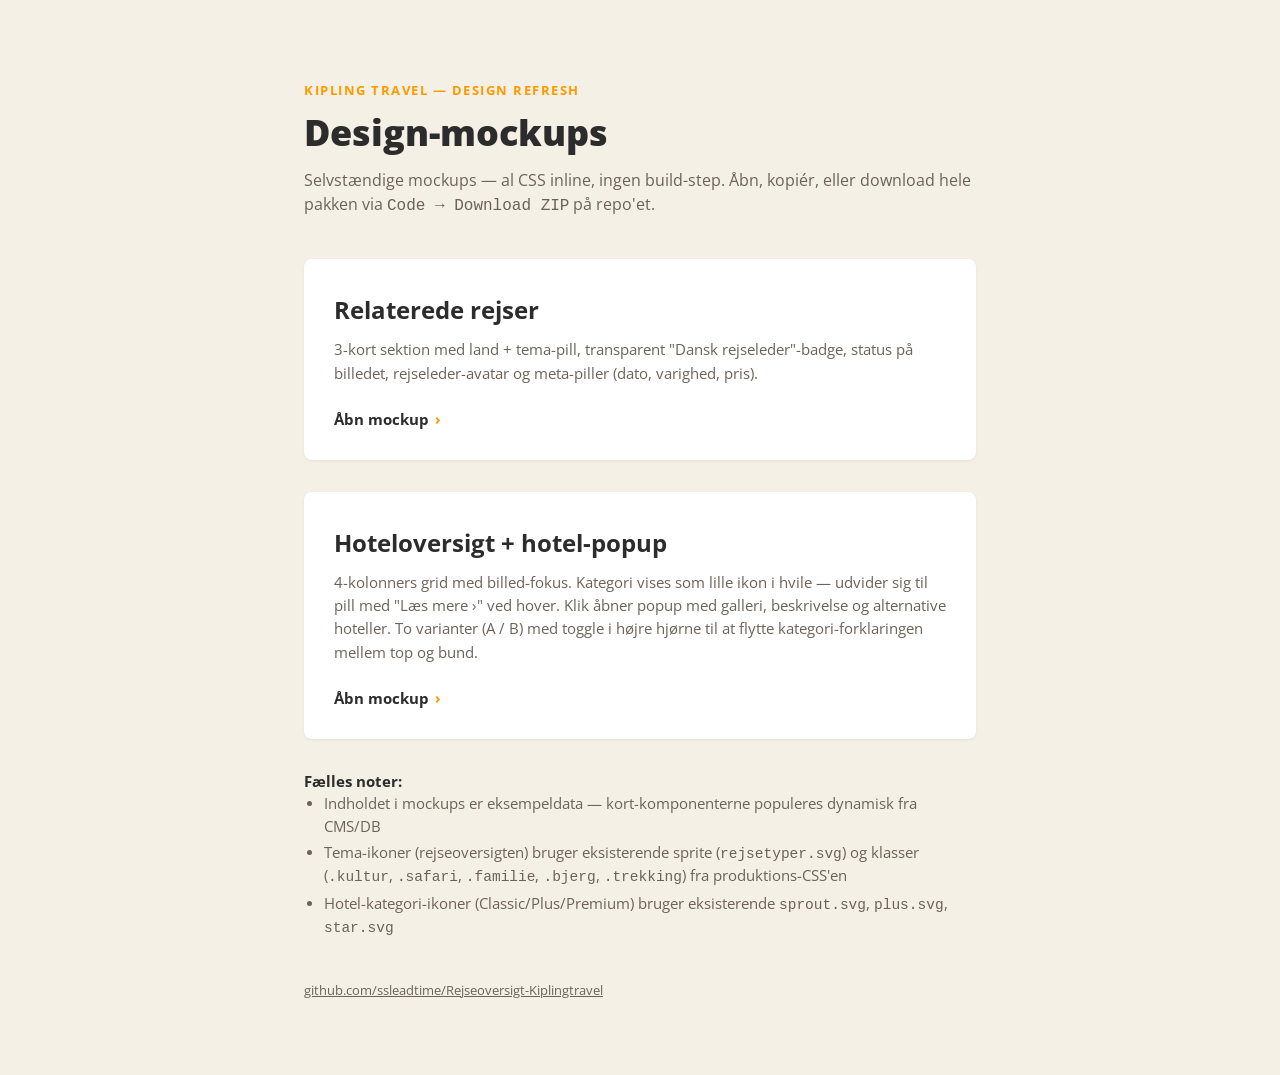
<file: index.html>
<!DOCTYPE html>
<html lang="da">
<head>
  <meta charset="UTF-8">
  <meta name="viewport" content="width=device-width, initial-scale=1.0">
  <title>Kipling Travel — Relaterede rejser mockup</title>
  <style>
    @import url('https://fonts.googleapis.com/css2?family=Open+Sans:wght@400;500;600;700;800&display=swap');

    * { box-sizing: border-box; }
    body {
      margin: 0;
      font-family: 'Open Sans', -apple-system, BlinkMacSystemFont, sans-serif;
      background: #f5f0e6;
      color: #2c2c2c;
      line-height: 1.55;
      -webkit-font-smoothing: antialiased;
    }

    .wrap {
      max-width: 720px;
      margin: 0 auto;
      padding: 80px 24px;
    }

    header { margin-bottom: 40px; }
    header .kicker {
      font-size: 13px;
      letter-spacing: 1.5px;
      font-weight: 700;
      color: #FF9900;
      text-transform: uppercase;
      margin: 0 0 12px;
    }
    header h1 {
      font-size: 36px;
      font-weight: 800;
      margin: 0 0 14px;
      color: #2c2c2c;
      line-height: 1.15;
    }
    header p {
      font-size: 16px;
      color: #6c6258;
      margin: 0;
    }

    .card {
      background: #fff;
      border-radius: 8px;
      padding: 32px 30px 28px;
      text-decoration: none;
      color: inherit;
      box-shadow: 0 1px 3px rgba(0,0,0,0.06);
      transition: transform 0.2s ease, box-shadow 0.2s ease;
      display: block;
      margin-bottom: 32px;
    }
    .card:hover {
      transform: translateY(-3px);
      box-shadow: 0 10px 28px rgba(0,0,0,0.12);
    }
    .card h2 {
      font-size: 24px;
      font-weight: 700;
      margin: 0 0 10px;
      color: #2c2c2c;
    }
    .card p {
      font-size: 15px;
      color: #6c6258;
      margin: 0 0 22px;
    }
    .card .cta {
      display: inline-flex;
      align-items: center;
      gap: 6px;
      font-weight: 700;
      color: #2c2c2c;
      font-size: 15px;
    }
    .card .cta .arrow { color: #FF9900; }

    .notes {
      font-size: 14.5px;
      color: #6c6258;
    }
    .notes strong { color: #2c2c2c; }
    .notes ul { margin: 0; padding-left: 20px; }
    .notes li { margin-bottom: 4px; }

    footer {
      margin-top: 40px;
      color: #8a8175;
      font-size: 13px;
    }
    footer a { color: #6c6258; }
  </style>
</head>
<body>

  <div class="wrap">
    <header>
      <p class="kicker">Kipling Travel — design refresh</p>
      <h1>Design-mockups</h1>
      <p>Selvstændige mockups — al CSS inline, ingen build-step. Åbn, kopiér, eller download hele pakken via <code>Code → Download ZIP</code> på repo'et.</p>
    </header>

    <a class="card" href="relaterede-rejser-mockup.html">
      <h2>Relaterede rejser</h2>
      <p>3-kort sektion med land + tema-pill, transparent "Dansk rejseleder"-badge, status på billedet, rejseleder-avatar og meta-piller (dato, varighed, pris).</p>
      <span class="cta">Åbn mockup <span class="arrow">›</span></span>
    </a>

    <a class="card" href="hoteloversigt-mockup.html">
      <h2>Hoteloversigt + hotel-popup</h2>
      <p>4-kolonners grid med billed-fokus. Kategori vises som lille ikon i hvile — udvider sig til pill med "Læs mere ›" ved hover. Klik åbner popup med galleri, beskrivelse og alternative hoteller. To varianter (A / B) med toggle i højre hjørne til at flytte kategori-forklaringen mellem top og bund.</p>
      <span class="cta">Åbn mockup <span class="arrow">›</span></span>
    </a>

    <div class="notes">
      <strong>Fælles noter:</strong>
      <ul>
        <li>Indholdet i mockups er eksempeldata — kort-komponenterne populeres dynamisk fra CMS/DB</li>
        <li>Tema-ikoner (rejseoversigten) bruger eksisterende sprite (<code>rejsetyper.svg</code>) og klasser (<code>.kultur</code>, <code>.safari</code>, <code>.familie</code>, <code>.bjerg</code>, <code>.trekking</code>) fra produktions-CSS'en</li>
        <li>Hotel-kategori-ikoner (Classic/Plus/Premium) bruger eksisterende <code>sprout.svg</code>, <code>plus.svg</code>, <code>star.svg</code></li>
      </ul>
    </div>

    <footer>
      <a href="https://github.com/ssleadtime/Rejseoversigt-Kiplingtravel">github.com/ssleadtime/Rejseoversigt-Kiplingtravel</a>
    </footer>
  </div>

</body>
</html>
</file>
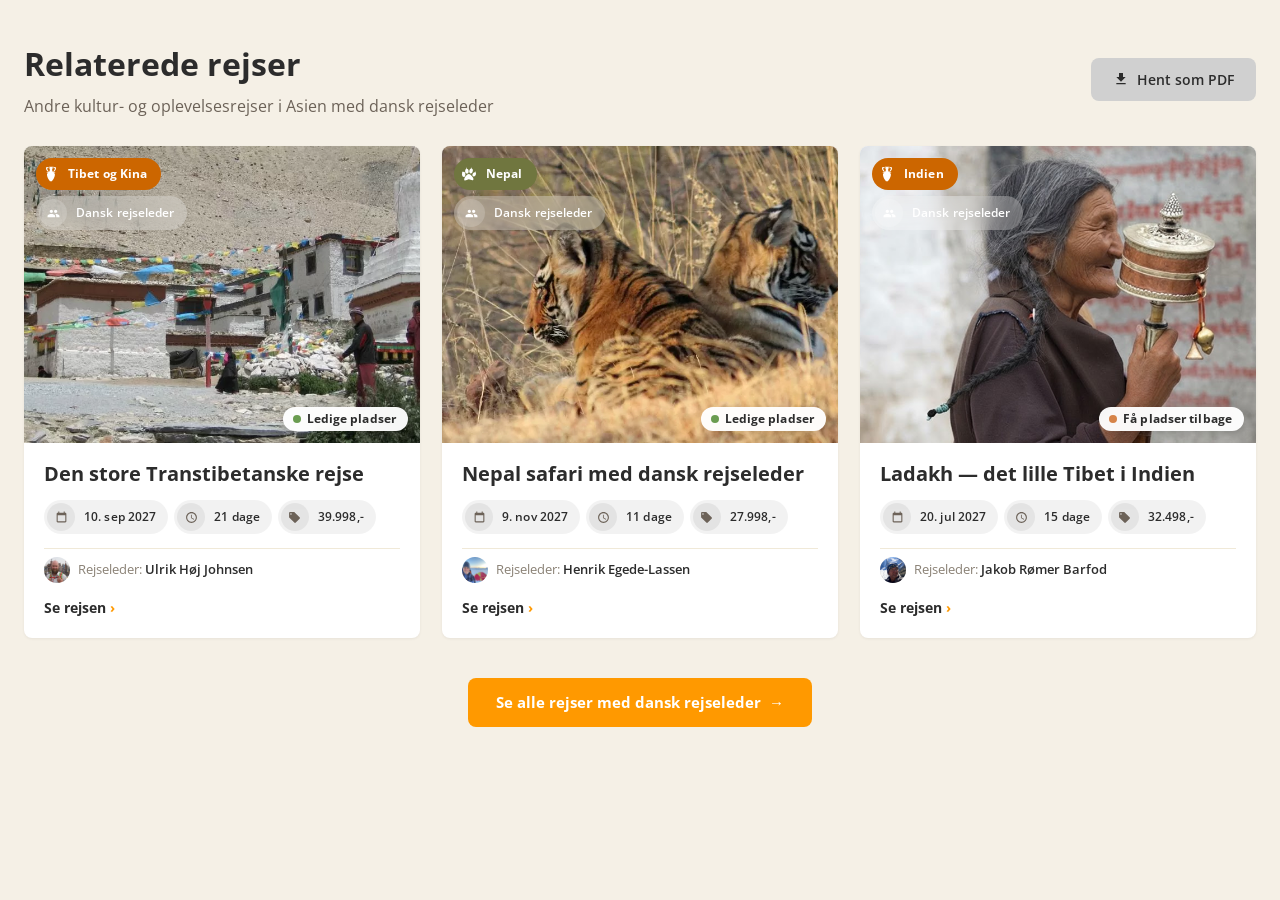
<file: relaterede-rejser-mockup.html>
<!DOCTYPE html>
<html lang="da">
<head>
  <meta charset="UTF-8">
  <meta name="viewport" content="width=device-width, initial-scale=1.0">
  <title>Relaterede rejser — mockup</title>
  <style>
    @import url('https://fonts.googleapis.com/css2?family=Open+Sans:wght@400;500;600;700;800&display=swap');

    * { box-sizing: border-box; }
    body {
      margin: 0;
      font-family: 'Open Sans', -apple-system, BlinkMacSystemFont, sans-serif;
      background: #f5f0e6;
      color: #2c2c2c;
      line-height: 1.5;
      -webkit-font-smoothing: antialiased;
    }

    .container {
      max-width: 1280px;
      margin: 0 auto;
      padding: 40px 24px 80px;
    }

    /* Section header */
    .related-header {
      display: flex;
      align-items: center;
      justify-content: space-between;
      gap: 20px;
      flex-wrap: wrap;
      margin-bottom: 28px;
    }
    .related-header h2 {
      font-weight: 700;
      font-size: 32px;
      margin: 0 0 6px;
      color: #2c2c2c;
    }
    .related-header p {
      margin: 0;
      color: #6c6258;
      font-size: 16px;
    }
    .pdf-btn {
      display: inline-flex;
      align-items: center;
      gap: 8px;
      padding: 11px 22px;
      background: #D0D0D0;
      color: #2c2c2c;
      border-radius: 8px;
      text-decoration: none;
      font-weight: 600;
      font-size: 14px;
      white-space: nowrap;
      transition: background 0.2s ease, transform 0.15s ease;
      flex-shrink: 0;
    }
    .pdf-btn:hover {
      background: #b8b8b8;
      transform: translateY(-1px);
    }
    .pdf-btn svg {
      width: 16px;
      height: 16px;
      fill: #2c2c2c;
    }

    /* Grid */
    .related-grid {
      display: grid;
      grid-template-columns: repeat(3, 1fr);
      gap: 22px;
      margin-bottom: 24px;
    }
    @media (max-width: 900px) {
      .related-grid { grid-template-columns: repeat(2, 1fr); }
    }
    @media (max-width: 620px) {
      .related-grid { grid-template-columns: 1fr; }
    }

    /* Card */
    .card {
      background: #fff;
      border-radius: 8px;
      overflow: hidden;
      text-decoration: none;
      color: inherit;
      display: flex;
      flex-direction: column;
      box-shadow: 0 1px 3px rgba(0,0,0,0.06);
      transition: transform 0.22s ease, box-shadow 0.22s ease;
      position: relative;
    }
    .card:hover {
      transform: translateY(-2px);
      box-shadow: 0 8px 20px rgba(0,0,0,0.12);
    }

    /* Card image */
    .card-image {
      position: relative;
      aspect-ratio: 4/3;
      overflow: hidden;
    }
    .card-image img {
      width: 100%;
      height: 100%;
      object-fit: cover;
      transition: transform 0.5s ease;
    }
    .card:hover .card-image img { transform: scale(1.04); }

    /* Overlay: country + leader (top-left) */
    .card-badges-left {
      position: absolute;
      top: 12px;
      left: 12px;
      z-index: 2;
      display: flex;
      flex-direction: column;
      align-items: flex-start;
      gap: 6px;
    }

    /* All pills share this base */
    .pill {
      display: inline-flex;
      align-items: center;
      gap: 6px;
      border-radius: 50px;
      font-size: 12px;
      font-weight: 700;
      letter-spacing: 0.1px;
      line-height: 1;
      white-space: nowrap;
    }

    /* Country pill: theme-colored with icon */
    .pill-country {
      color: #fff;
      padding: 5px 14px 5px 4px;
    }
    .pill-country .pill-icon {
      width: 22px;
      height: 22px;
      background-image: url('Billeder/rejsetyper.svg');
      background-size: 242px 22px;
      background-repeat: no-repeat;
      border-radius: 50%;
      flex-shrink: 0;
    }
    .pill-country .pill-icon.kultur    { background-position: 0 0; }
    .pill-country .pill-icon.safari    { background-position: -22px 0; }
    .pill-country .pill-icon.familie   { background-position: -44px 0; }
    .pill-country .pill-icon.bjerg     { background-position: -66px 0; }
    .pill-country .pill-icon.trekking  { background-position: -132px 0; }
    .pill-country.theme-kultur    { background: #CC6600; }
    .pill-country.theme-safari    { background: #70763F; }
    .pill-country.theme-familie   { background: #6BC9DD; }
    .pill-country.theme-bjerg     { background: #A59184; }
    .pill-country.theme-trekking  { background: #83663D; }

    /* Leader pill: matches rejseoversigt-mockup's pill-detail format */
    .pill-leader {
      background: rgba(255, 255, 255, 0.28);
      backdrop-filter: blur(10px);
      -webkit-backdrop-filter: blur(10px);
      color: #fff;
      padding: 0;
      gap: 0;
    }
    .pill-leader-icon {
      width: 28px;
      height: 28px;
      margin: 3px;
      border-radius: 50%;
      background: rgba(255, 255, 255, 0.18);
      display: inline-flex;
      align-items: center;
      justify-content: center;
      flex-shrink: 0;
    }
    .pill-leader-icon svg { width: 13px; height: 13px; fill: #fff; }
    .pill-leader-text {
      padding: 0 12px 0 6px;
      font-size: 12px;
      font-weight: 600;
    }

    /* Status pill on image (bottom-right) */
    .card-status {
      position: absolute;
      bottom: 12px;
      right: 12px;
      z-index: 2;
      padding: 6px 12px 6px 10px;
      background: rgba(255,255,255,0.96);
      color: #2c2c2c;
      box-shadow: 0 2px 8px rgba(0,0,0,0.15);
      backdrop-filter: blur(4px);
      -webkit-backdrop-filter: blur(4px);
      font-size: 12px;
      font-weight: 700;
    }
    .card-status::before {
      content: '';
      width: 8px; height: 8px;
      border-radius: 50%;
    }
    .card-status.available::before { background: #6a9c50; }
    .card-status.few-left::before  { background: #d68348; }

    /* Card content */
    .card-content {
      padding: 18px 20px 20px;
      display: flex;
      flex-direction: column;
      gap: 14px;
      flex: 1;
    }

    /* Title */
    .card-title {
      font-weight: 700;
      font-size: 20px;
      line-height: 1.25;
      color: #2c2c2c;
      margin: 0;
    }

    /* Meta pills (date, duration, price) — same structure as rejseoversigt */
    .card-meta {
      display: flex;
      flex-wrap: wrap;
      gap: 6px;
    }
    .pill-meta {
      background: rgba(0, 0, 0, 0.05);
      color: #2c2c2c;
      padding: 0;
      gap: 0;
    }
    .pill-meta-icon {
      width: 28px;
      height: 28px;
      margin: 3px;
      border-radius: 50%;
      background: rgba(0, 0, 0, 0.06);
      display: inline-flex;
      align-items: center;
      justify-content: center;
      flex-shrink: 0;
    }
    .pill-meta-icon svg { width: 13px; height: 13px; fill: #6c6258; }
    .pill-meta-text {
      padding: 0 12px 0 6px;
      font-size: 12px;
      font-weight: 600;
    }

    /* Guide: subtle bottom line */
    .guide {
      display: flex;
      align-items: center;
      gap: 8px;
      font-size: 13px;
      color: #6c6258;
      margin-top: auto;
      padding-top: 8px;
      border-top: 1px solid #f0e9d8;
    }
    .guide-avatar {
      width: 26px;
      height: 26px;
      border-radius: 50%;
      background: #d6cec3;
      overflow: hidden;
      flex-shrink: 0;
      display: inline-flex;
      align-items: center;
      justify-content: center;
      font-weight: 700;
      font-size: 11px;
      color: #6c6258;
    }
    .guide-avatar img { width: 100%; height: 100%; object-fit: cover; }
    .guide-name { color: #2c2c2c; font-weight: 600; }
    .guide-name::before { content: 'Rejseleder: '; color: #8a8175; font-weight: 400; }

    /* CTA link */
    .card-link {
      display: inline-flex;
      align-items: center;
      gap: 4px;
      color: #2c2c2c;
      font-weight: 700;
      font-size: 14px;
    }
    .card-link .arrow {
      color: #FF9900;
      font-weight: 700;
      transition: transform 0.2s ease;
    }
    .card:hover .card-link .arrow { transform: translateX(4px); }

    /* Footer link */
    .related-footer {
      margin-top: 40px;
      text-align: center;
    }
    .related-footer a {
      display: inline-flex;
      align-items: center;
      gap: 8px;
      color: #fff;
      font-weight: 700;
      font-size: 15px;
      text-decoration: none;
      padding: 13px 28px;
      background: #FF9900;
      border: none;
      border-radius: 8px;
      transition: background 0.2s ease, transform 0.15s ease;
    }
    .related-footer a:hover {
      background: #e68a00;
      transform: translateY(-1px);
    }
  </style>
</head>
<body>

  <div class="container">
    <div class="related-header">
      <div>
        <h2>Relaterede rejser</h2>
        <p>Andre kultur- og oplevelsesrejser i Asien med dansk rejseleder</p>
      </div>
      <a class="pdf-btn" href="#">
        <svg viewBox="0 0 24 24"><path d="M19 9h-4V3H9v6H5l7 7 7-7zM5 18v2h14v-2H5z"/></svg>
        Hent som PDF
      </a>
    </div>

    <div class="related-grid">

      <!-- Card 1: Tibet -->
      <a class="card" href="#">
        <div class="card-image">
          <img src="Billeder/Verdegs-tag-i-Tibet-2-c-1416838165.webp" alt="Verdens tag i Tibet">
          <div class="card-badges-left">
            <span class="pill pill-country theme-kultur">
              <span class="pill-icon kultur"></span>
              Tibet og Kina
            </span>
            <span class="pill pill-leader">
              <span class="pill-leader-icon"><svg viewBox="0 0 24 24"><path d="M16 11c1.66 0 2.99-1.34 2.99-3S17.66 5 16 5c-1.66 0-3 1.34-3 3s1.34 3 3 3zm-8 0c1.66 0 2.99-1.34 2.99-3S9.66 5 8 5C6.34 5 5 6.34 5 8s1.34 3 3 3zm0 2c-2.33 0-7 1.17-7 3.5V19h14v-2.5c0-2.33-4.67-3.5-7-3.5zm8 0c-.29 0-.62.02-.97.05 1.16.84 1.97 1.97 1.97 3.45V19h6v-2.5c0-2.33-4.67-3.5-7-3.5z"/></svg></span>
              <span class="pill-leader-text">Dansk rejseleder</span>
            </span>
          </div>
          <span class="pill card-status available">Ledige pladser</span>
        </div>
        <div class="card-content">
          <h3 class="card-title">Den store Transtibetanske rejse</h3>
          <div class="card-meta">
            <span class="pill pill-meta">
              <span class="pill-meta-icon"><svg viewBox="0 0 24 24"><path d="M19 3h-1V1h-2v2H8V1H6v2H5c-1.11 0-2 .9-2 2v14c0 1.1.89 2 2 2h14c1.1 0 2-.9 2-2V5c0-1.1-.9-2-2-2zm0 16H5V8h14v11z"/></svg></span>
              <span class="pill-meta-text">10. sep 2027</span>
            </span>
            <span class="pill pill-meta">
              <span class="pill-meta-icon"><svg viewBox="0 0 24 24"><path d="M11.99 2C6.47 2 2 6.48 2 12s4.47 10 9.99 10C17.52 22 22 17.52 22 12S17.52 2 11.99 2zM12 20c-4.42 0-8-3.58-8-8s3.58-8 8-8 8 3.58 8 8-3.58 8-8 8zm.5-13H11v6l5.25 3.15.75-1.23-4.5-2.67z"/></svg></span>
              <span class="pill-meta-text">21 dage</span>
            </span>
            <span class="pill pill-meta">
              <span class="pill-meta-icon"><svg viewBox="0 0 24 24"><path d="M21.41 11.58l-9-9C12.05 2.22 11.55 2 11 2H4c-1.1 0-2 .9-2 2v7c0 .55.22 1.05.59 1.42l9 9c.36.36.86.58 1.41.58.55 0 1.05-.22 1.41-.59l7-7c.37-.36.59-.86.59-1.41 0-.55-.23-1.06-.59-1.42zM5.5 7C4.67 7 4 6.33 4 5.5S4.67 4 5.5 4 7 4.67 7 5.5 6.33 7 5.5 7z"/></svg></span>
              <span class="pill-meta-text">39.998,-</span>
            </span>
          </div>
          <div class="guide">
            <div class="guide-avatar"><img src="Billeder/Ulrik-Hoej-Johnsen.jpeg" alt="Ulrik Høj Johnsen"></div>
            <span class="guide-name">Ulrik Høj Johnsen</span>
          </div>
          <span class="card-link">Se rejsen <span class="arrow">›</span></span>
        </div>
      </a>

      <!-- Card 2: Nepal -->
      <a class="card" href="#">
        <div class="card-image">
          <img src="Billeder/Tigerunger-Ranthambhore-nationalpark-Kipling-2-c-1770724135.webp" alt="Tigerunger i Ranthambhore nationalpark">
          <div class="card-badges-left">
            <span class="pill pill-country theme-safari">
              <span class="pill-icon safari"></span>
              Nepal
            </span>
            <span class="pill pill-leader">
              <span class="pill-leader-icon"><svg viewBox="0 0 24 24"><path d="M16 11c1.66 0 2.99-1.34 2.99-3S17.66 5 16 5c-1.66 0-3 1.34-3 3s1.34 3 3 3zm-8 0c1.66 0 2.99-1.34 2.99-3S9.66 5 8 5C6.34 5 5 6.34 5 8s1.34 3 3 3zm0 2c-2.33 0-7 1.17-7 3.5V19h14v-2.5c0-2.33-4.67-3.5-7-3.5zm8 0c-.29 0-.62.02-.97.05 1.16.84 1.97 1.97 1.97 3.45V19h6v-2.5c0-2.33-4.67-3.5-7-3.5z"/></svg></span>
              <span class="pill-leader-text">Dansk rejseleder</span>
            </span>
          </div>
          <span class="pill card-status available">Ledige pladser</span>
        </div>
        <div class="card-content">
          <h3 class="card-title">Nepal safari med dansk rejseleder</h3>
          <div class="card-meta">
            <span class="pill pill-meta">
              <span class="pill-meta-icon"><svg viewBox="0 0 24 24"><path d="M19 3h-1V1h-2v2H8V1H6v2H5c-1.11 0-2 .9-2 2v14c0 1.1.89 2 2 2h14c1.1 0 2-.9 2-2V5c0-1.1-.9-2-2-2zm0 16H5V8h14v11z"/></svg></span>
              <span class="pill-meta-text">9. nov 2027</span>
            </span>
            <span class="pill pill-meta">
              <span class="pill-meta-icon"><svg viewBox="0 0 24 24"><path d="M11.99 2C6.47 2 2 6.48 2 12s4.47 10 9.99 10C17.52 22 22 17.52 22 12S17.52 2 11.99 2zM12 20c-4.42 0-8-3.58-8-8s3.58-8 8-8 8 3.58 8 8-3.58 8-8 8zm.5-13H11v6l5.25 3.15.75-1.23-4.5-2.67z"/></svg></span>
              <span class="pill-meta-text">11 dage</span>
            </span>
            <span class="pill pill-meta">
              <span class="pill-meta-icon"><svg viewBox="0 0 24 24"><path d="M21.41 11.58l-9-9C12.05 2.22 11.55 2 11 2H4c-1.1 0-2 .9-2 2v7c0 .55.22 1.05.59 1.42l9 9c.36.36.86.58 1.41.58.55 0 1.05-.22 1.41-.59l7-7c.37-.36.59-.86.59-1.41 0-.55-.23-1.06-.59-1.42zM5.5 7C4.67 7 4 6.33 4 5.5S4.67 4 5.5 4 7 4.67 7 5.5 6.33 7 5.5 7z"/></svg></span>
              <span class="pill-meta-text">27.998,-</span>
            </span>
          </div>
          <div class="guide">
            <div class="guide-avatar"><img src="Billeder/Henrik-Egede-Lassen-Rejseleder-KiplingTravel.jpg" alt="Henrik Egede-Lassen"></div>
            <span class="guide-name">Henrik Egede-Lassen</span>
          </div>
          <span class="card-link">Se rejsen <span class="arrow">›</span></span>
        </div>
      </a>

      <!-- Card 3: Placeholder (3. afgang) -->
      <a class="card" href="#">
        <div class="card-image">
          <img src="Billeder/Tibetaner-paa-hoejsletten.png" alt="Tibetaner på højsletten">
          <div class="card-badges-left">
            <span class="pill pill-country theme-kultur">
              <span class="pill-icon kultur"></span>
              Indien
            </span>
            <span class="pill pill-leader">
              <span class="pill-leader-icon"><svg viewBox="0 0 24 24"><path d="M16 11c1.66 0 2.99-1.34 2.99-3S17.66 5 16 5c-1.66 0-3 1.34-3 3s1.34 3 3 3zm-8 0c1.66 0 2.99-1.34 2.99-3S9.66 5 8 5C6.34 5 5 6.34 5 8s1.34 3 3 3zm0 2c-2.33 0-7 1.17-7 3.5V19h14v-2.5c0-2.33-4.67-3.5-7-3.5zm8 0c-.29 0-.62.02-.97.05 1.16.84 1.97 1.97 1.97 3.45V19h6v-2.5c0-2.33-4.67-3.5-7-3.5z"/></svg></span>
              <span class="pill-leader-text">Dansk rejseleder</span>
            </span>
          </div>
          <span class="pill card-status few-left">Få pladser tilbage</span>
        </div>
        <div class="card-content">
          <h3 class="card-title">Ladakh — det lille Tibet i Indien</h3>
          <div class="card-meta">
            <span class="pill pill-meta">
              <span class="pill-meta-icon"><svg viewBox="0 0 24 24"><path d="M19 3h-1V1h-2v2H8V1H6v2H5c-1.11 0-2 .9-2 2v14c0 1.1.89 2 2 2h14c1.1 0 2-.9 2-2V5c0-1.1-.9-2-2-2zm0 16H5V8h14v11z"/></svg></span>
              <span class="pill-meta-text">20. jul 2027</span>
            </span>
            <span class="pill pill-meta">
              <span class="pill-meta-icon"><svg viewBox="0 0 24 24"><path d="M11.99 2C6.47 2 2 6.48 2 12s4.47 10 9.99 10C17.52 22 22 17.52 22 12S17.52 2 11.99 2zM12 20c-4.42 0-8-3.58-8-8s3.58-8 8-8 8 3.58 8 8-3.58 8-8 8zm.5-13H11v6l5.25 3.15.75-1.23-4.5-2.67z"/></svg></span>
              <span class="pill-meta-text">15 dage</span>
            </span>
            <span class="pill pill-meta">
              <span class="pill-meta-icon"><svg viewBox="0 0 24 24"><path d="M21.41 11.58l-9-9C12.05 2.22 11.55 2 11 2H4c-1.1 0-2 .9-2 2v7c0 .55.22 1.05.59 1.42l9 9c.36.36.86.58 1.41.58.55 0 1.05-.22 1.41-.59l7-7c.37-.36.59-.86.59-1.41 0-.55-.23-1.06-.59-1.42zM5.5 7C4.67 7 4 6.33 4 5.5S4.67 4 5.5 4 7 4.67 7 5.5 6.33 7 5.5 7z"/></svg></span>
              <span class="pill-meta-text">32.498,-</span>
            </span>
          </div>
          <div class="guide">
            <div class="guide-avatar"><img src="Billeder/Jakob-Barfod.jpg" alt="Jakob Rømer Barfod"></div>
            <span class="guide-name">Jakob Rømer Barfod</span>
          </div>
          <span class="card-link">Se rejsen <span class="arrow">›</span></span>
        </div>
      </a>

    </div>

    <div class="related-footer">
      <a href="#">Se alle rejser med dansk rejseleder <span>→</span></a>
    </div>
  </div>

</body>
</html>
</file>
